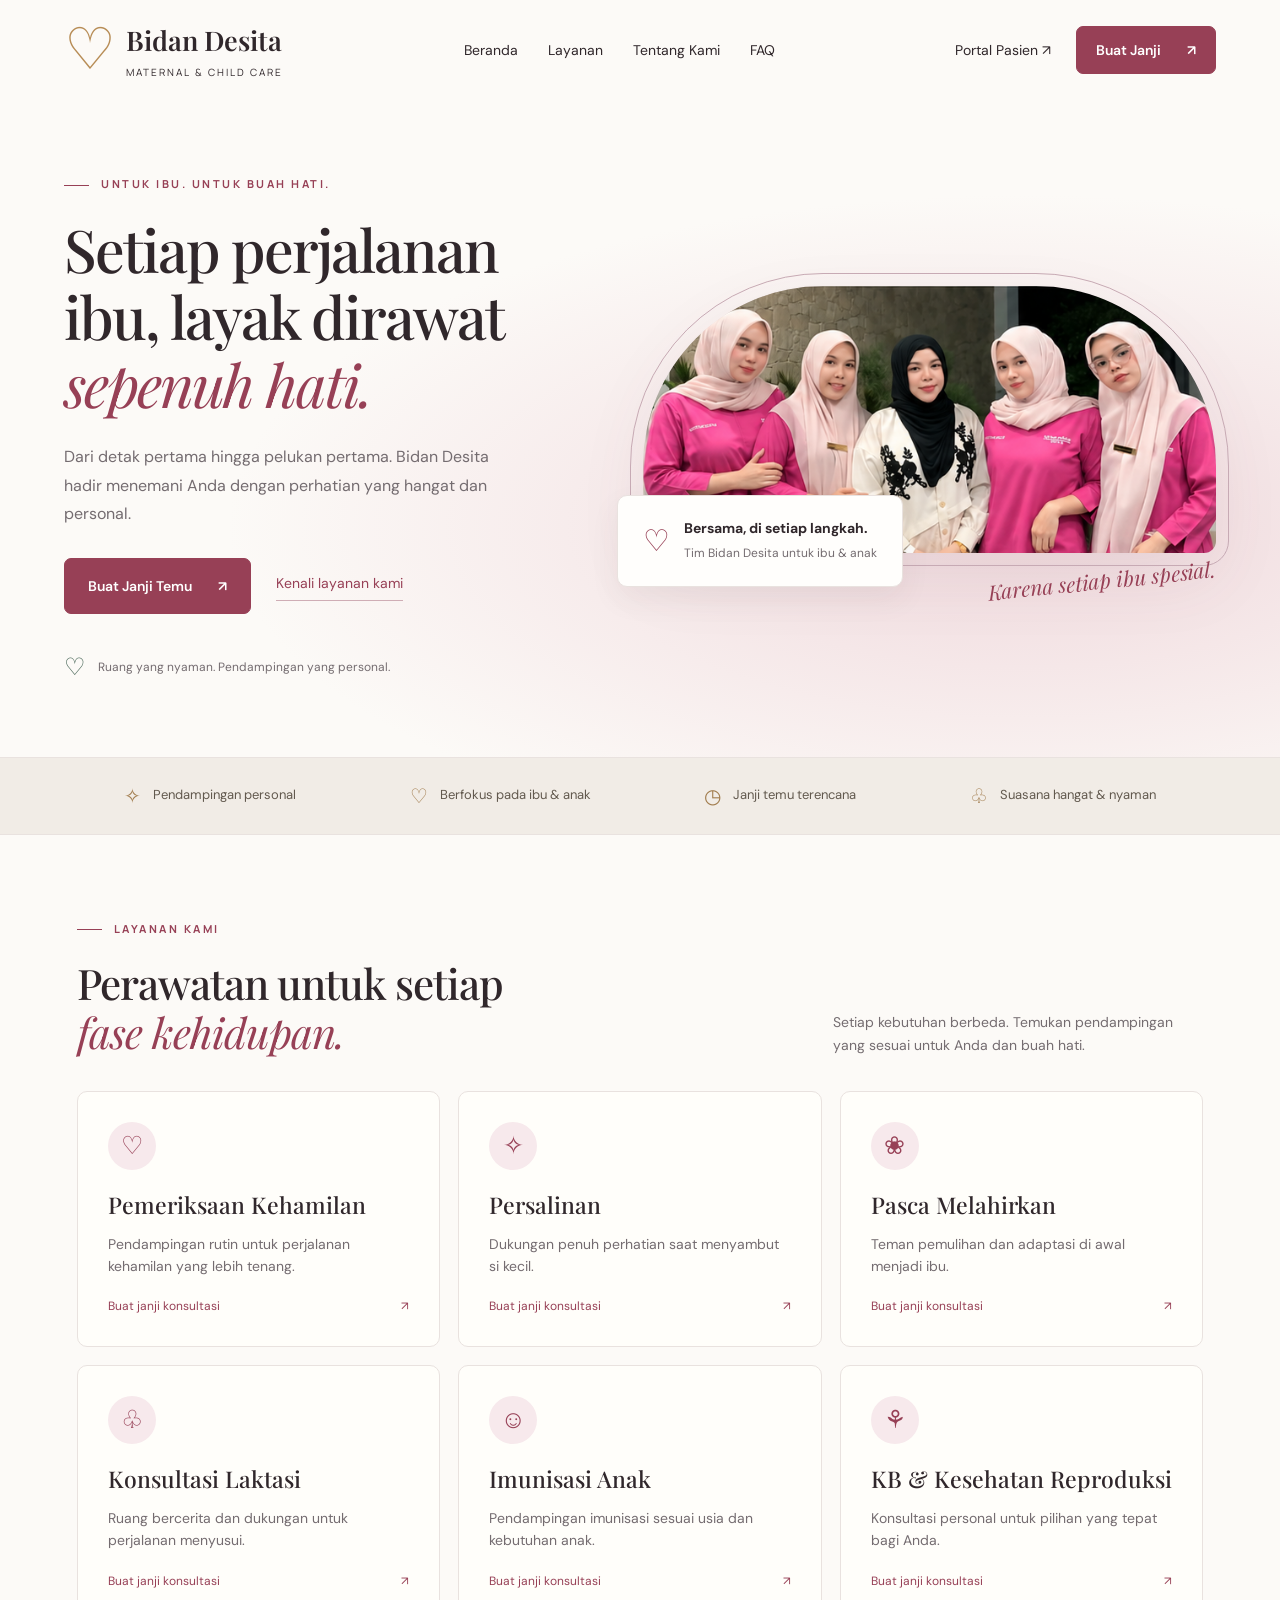
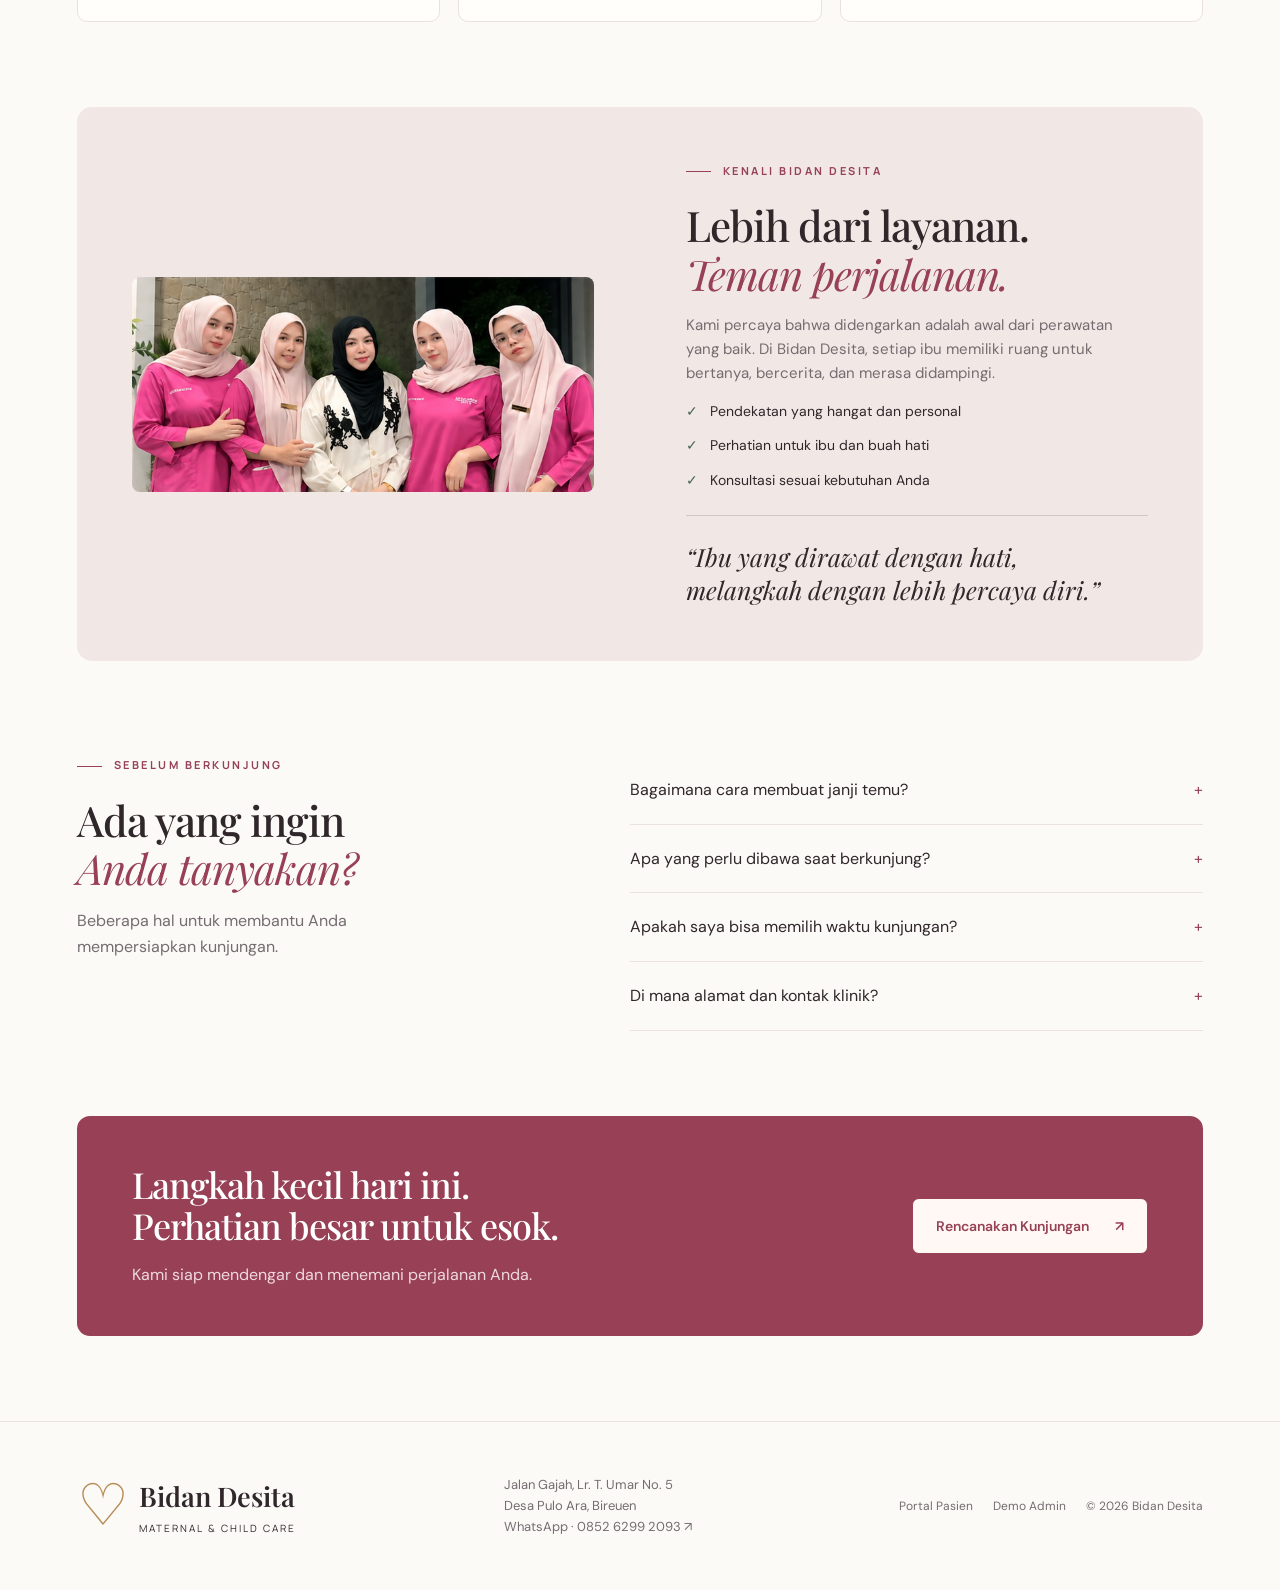
<file: index.html>
<!doctype html>
<html lang="id"><head><meta charset="UTF-8"><meta name="viewport" content="width=device-width,initial-scale=1"><meta name="description" content="Bidan Desita — pendampingan penuh perhatian untuk ibu dan buah hati."><title>Bidan Desita · Untuk Setiap Langkah Berharga</title><link rel="icon" href="data:image/svg+xml,%3Csvg xmlns='http://www.w3.org/2000/svg' viewBox='0 0 40 40'%3E%3Crect width='40' height='40' rx='12' fill='%23974056'/%3E%3Ctext x='20' y='28' text-anchor='middle' fill='white' font-size='28'%3E♡%3C/text%3E%3C/svg%3E"><link rel="stylesheet" href="style.css"></head>
<body><header><a class="brand" href="#home"><span class="brand-icon">♡</span><span>Bidan Desita<small>MATERNAL & CHILD CARE</small></span></a><nav aria-label="Navigasi utama"><a href="#home">Beranda</a><a href="#layanan">Layanan</a><a href="#tentang">Tentang Kami</a><a href="#faq">FAQ</a></nav><div class="nav-actions"><a class="portal-link" href="#pasien">Portal Pasien ↗</a><button class="button small" data-book>Buat Janji <span>↗</span></button></div></header>
<main id="app"></main><dialog id="booking"><form id="booking-form"><button type="button" class="close" aria-label="Tutup">×</button><span class="eyebrow">JANJI TEMU</span><h2>Mulai langkah<br>baik Anda.</h2><p>Pilih layanan dan waktu kunjungan yang Anda inginkan.</p><div class="notice">Permintaan akan diteruskan melalui WhatsApp. Jadwal berlaku setelah dikonfirmasi oleh tim klinik.</div><label>Layanan<select id="service" required><option>Pemeriksaan Kehamilan</option><option>Persalinan</option><option>Perawatan Pasca Melahirkan</option><option>Konsultasi Laktasi</option><option>Imunisasi Anak</option><option>KB & Kesehatan Reproduksi</option></select></label><div class="form-row"><label>Tanggal<input id="date" type="date" required></label><label>Waktu<select id="time"><option>SORE 16.30-18.00</option><option>MALAM 19.20-21.30 </option></select></label></div><button class="button" type="submit">Siapkan Pesan WhatsApp <span>↗</span></button><p id="booking-result" role="status"></p></form></dialog><footer><a class="brand" href="#home"><span class="brand-icon">♡</span><span>Bidan Desita<small>MATERNAL & CHILD CARE</small></span></a><p>Jalan Gajah, Lr. T. Umar No. 5<br>Desa Pulo Ara, Bireuen<br><a href="https://wa.me/6285262992093" target="_blank" rel="noopener">WhatsApp · 0852 6299 2093 ↗</a></p><div><a href="#pasien">Portal Pasien</a><a href="#admin">Demo Admin</a><span>© 2026 Bidan Desita</span></div></footer><script src="app.js"></script></body></html>
</file>
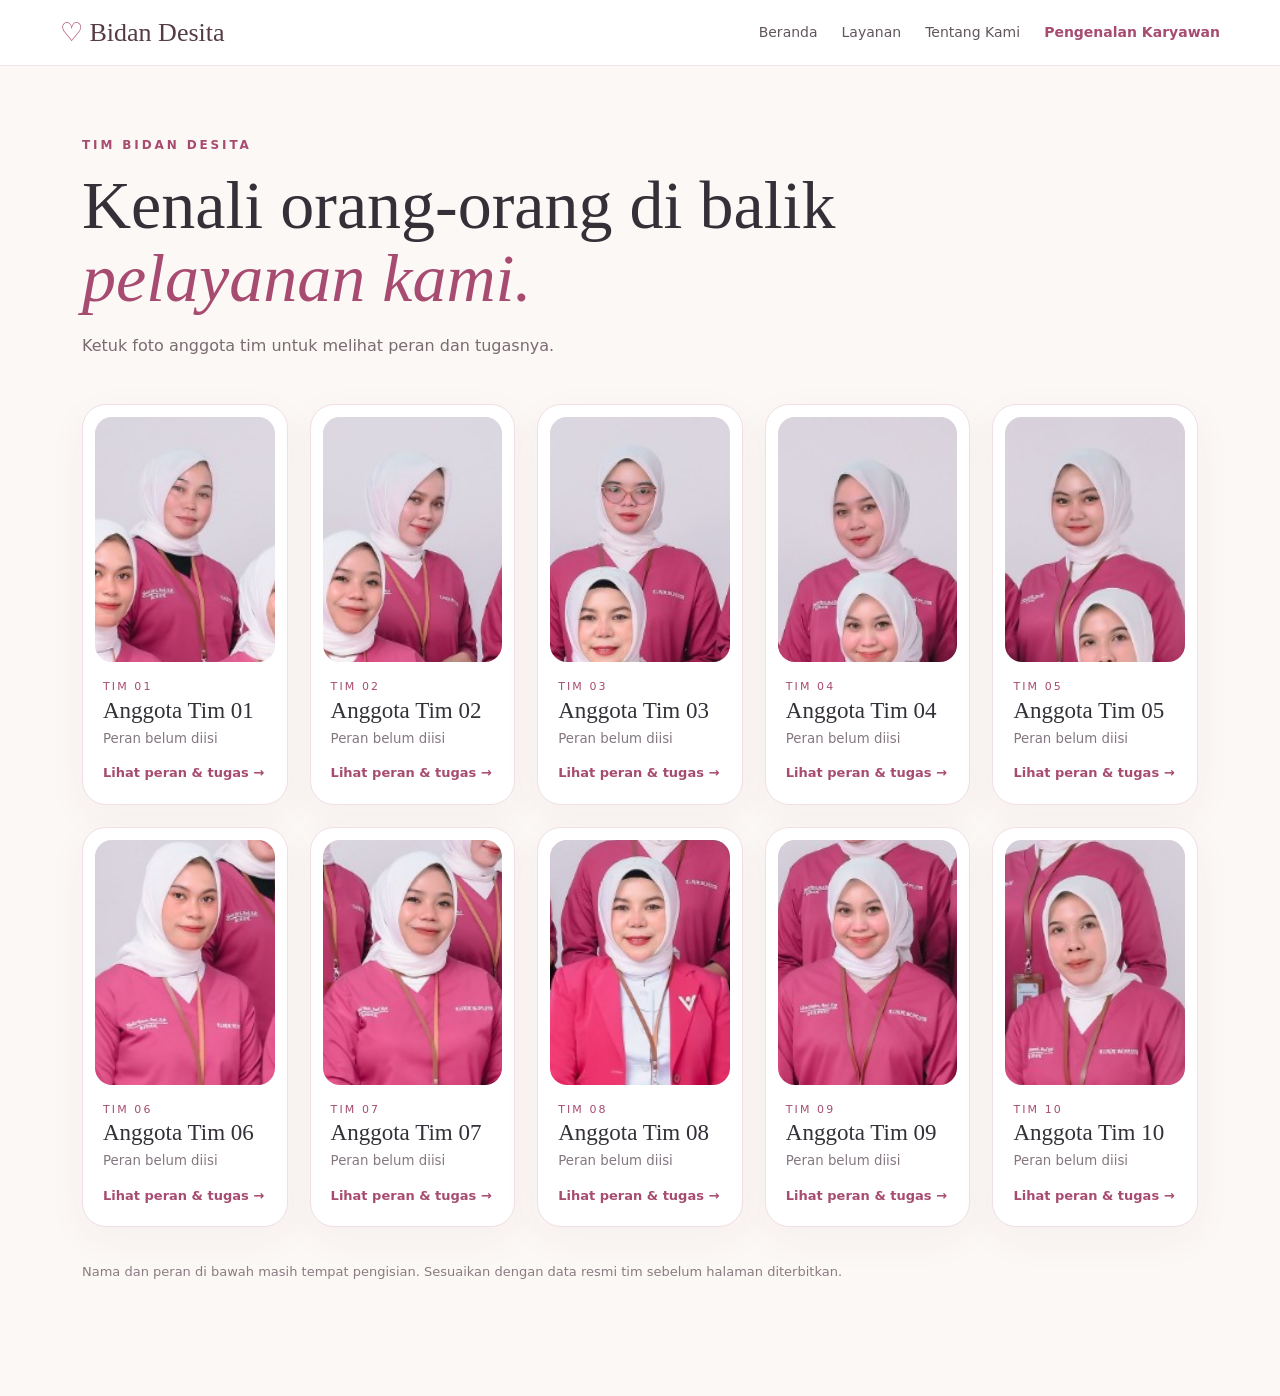
<file: pengenalan-karyawan.html>
<!doctype html>
<html lang="id">
<head>
  <meta charset="utf-8">
  <meta name="viewport" content="width=device-width,initial-scale=1">
  <title>Pengenalan Karyawan | Bidan Desita</title>
  <style>
    :root{color-scheme:light;--rose:#a74c70;--ink:#343038;--cream:#fcf8f5}
    *{box-sizing:border-box}body{margin:0;background:var(--cream);color:var(--ink);font:16px/1.6 system-ui,-apple-system,Segoe UI,sans-serif}
    .top{background:#fff;border-bottom:1px solid #f0e4e8;padding:17px max(22px,calc((100vw - 1160px)/2));display:flex;align-items:center;justify-content:space-between;gap:20px;flex-wrap:wrap}
    .brand{font:26px Georgia,serif;color:#543b45;text-decoration:none}.brand span{color:var(--rose)}nav{display:flex;gap:24px;flex-wrap:wrap}nav a{color:#61565e;text-decoration:none;font-size:14px}nav a[aria-current]{color:var(--rose);font-weight:700}
    main{max-width:1160px;margin:auto;padding:65px 22px 100px}.eyebrow{font-size:12px;letter-spacing:.24em;color:var(--rose);font-weight:700;text-transform:uppercase}h1{font:clamp(39px,6vw,68px)/1.08 Georgia,serif;max-width:770px;margin:12px 0 18px}h1 em{color:var(--rose);font-weight:400}p.intro{color:#786b72;max-width:650px;margin:0 0 45px}.grid{display:grid;grid-template-columns:repeat(auto-fit,minmax(205px,1fr));gap:22px}
    .person{font:inherit;color:inherit;text-align:left;border:1px solid #f0dfe5;background:#fff;border-radius:24px;padding:12px 12px 20px;cursor:pointer;box-shadow:0 12px 40px #6c31520c;transition:transform .2s,box-shadow .2s}.person:hover{transform:translateY(-5px);box-shadow:0 18px 40px #6c315226}.person:active{transform:translateY(-1px) scale(.98)}.person:focus-visible,.close:focus-visible{outline:3px solid var(--rose);outline-offset:3px}
    .portrait{position:relative;display:block;width:100%;height:245px;overflow:hidden;background:#f1e8ec;border-radius:17px}.portrait img{position:absolute;width:1843px;height:auto;max-width:none;left:calc(50% - var(--x));top:calc(35% - var(--y))}
    .number{display:block;margin:16px 8px 2px;font-size:11px;letter-spacing:.19em;color:var(--rose)}.person strong{display:block;margin:0 8px;font:23px Georgia,serif}.person small{display:block;margin:4px 8px;color:#857781}.more{display:block;margin:14px 8px 0;color:var(--rose);font-size:13px;font-weight:700}
    dialog{border:0;border-radius:24px;padding:0;max-width:min(92vw,440px);box-shadow:0 30px 90px #27171f55}dialog[open]{animation:panel-in .28s ease-out both}dialog[open]::backdrop{background:#25141bab;animation:backdrop-in .28s ease-out both}@keyframes panel-in{from{opacity:0;transform:translateY(16px) scale(.97)}to{opacity:1;transform:translateY(0) scale(1)}}@keyframes backdrop-in{from{opacity:0}to{opacity:1}}.dialog-body{padding:26px}.dialog-body h2{font:32px Georgia,serif;margin:5px 0 12px}.dialog-body p{color:#665a62;margin:0 0 18px}.close{float:right;border:0;border-radius:50%;width:35px;height:35px;background:#f7e8ee;color:#8d4060;font-size:22px;cursor:pointer}.note{color:#8a7a82;font-size:13px;margin-top:35px}
    @media(max-width:540px){main{padding-top:44px}.portrait{height:265px}nav{gap:14px}}
    @media(prefers-reduced-motion:reduce){.person{transition:none}dialog[open],dialog[open]::backdrop{animation:none}}
  </style>
</head>
<body>
  <header class="top"><a class="brand" href="index.html"><span>♡</span> Bidan Desita</a><nav aria-label="Menu utama"><a href="index.html">Beranda</a><a href="index.html#layanan">Layanan</a><a href="index.html#tentang">Tentang Kami</a><a href="pengenalan-karyawan.html" aria-current="page">Pengenalan Karyawan</a></nav></header>
  <main><span class="eyebrow">Tim Bidan Desita</span><h1>Kenali orang-orang di balik <em>pelayanan kami.</em></h1><p class="intro">Ketuk foto anggota tim untuk melihat peran dan tugasnya.</p><div class="grid" id="team"></div><p class="note">Nama dan peran di bawah masih tempat pengisian. Sesuaikan dengan data resmi tim sebelum halaman diterbitkan.</p></main>
  <dialog id="detail" aria-labelledby="detail-name"><div class="dialog-body"><button class="close" id="close" type="button" aria-label="Tutup">×</button><span class="eyebrow">Anggota tim</span><h2 id="detail-name"></h2><p id="detail-role"></p><p id="detail-duty"></p></div></dialog>
  <script>
    // Urutan pada foto: lima orang baris belakang (kiri ke kanan), lalu lima orang baris depan.
    // Isi nama, peran, dan tugas sesuai identitas sebenarnya. Jangan menebak profesi dari foto.
    const team=[
      {x:493,y:330,nama:'Anggota Tim 01',peran:'Peran belum diisi',tugas:'Tulis tugas anggota ini di sini.'},
      {x:633,y:340,nama:'Anggota Tim 02',peran:'Peran belum diisi',tugas:'Tulis tugas anggota ini di sini.'},
      {x:783,y:338,nama:'Anggota Tim 03',peran:'Peran belum diisi',tugas:'Tulis tugas anggota ini di sini.'},
      {x:925,y:310,nama:'Anggota Tim 04',peran:'Peran belum diisi',tugas:'Tulis tugas anggota ini di sini.'},
      {x:1064,y:307,nama:'Anggota Tim 05',peran:'Peran belum diisi',tugas:'Tulis tugas anggota ini di sini.'},
      {x:423,y:413,nama:'Anggota Tim 06',peran:'Peran belum diisi',tugas:'Tulis tugas anggota ini di sini.'},
      {x:573,y:425,nama:'Anggota Tim 07',peran:'Peran belum diisi',tugas:'Tulis tugas anggota ini di sini.'},
      {x:756,y:449,nama:'Anggota Tim 08',peran:'Peran belum diisi',tugas:'Tulis tugas anggota ini di sini.'},
      {x:932,y:425,nama:'Anggota Tim 09',peran:'Peran belum diisi',tugas:'Tulis tugas anggota ini di sini.'},
      {x:1090,y:420,nama:'Anggota Tim 10',peran:'Peran belum diisi',tugas:'Tulis tugas anggota ini di sini.'}
    ];
    const grid=document.querySelector('#team'),dialog=document.querySelector('#detail');
    team.forEach((member,i)=>{
      const button=document.createElement('button');button.type='button';button.className='person';
      const portrait=document.createElement('span');portrait.className='portrait';portrait.style.setProperty('--x',`${member.x*1.2}px`);portrait.style.setProperty('--y',`${member.y*1.2}px`);
      const img=document.createElement('img');img.src='foto-tim.jpg';img.alt='';img.loading='lazy';portrait.append(img);
      const number=document.createElement('span');number.className='number';number.textContent=`TIM ${String(i+1).padStart(2,'0')}`;
      const name=document.createElement('strong');name.textContent=member.nama;
      const role=document.createElement('small');role.textContent=member.peran;
      const more=document.createElement('span');more.className='more';more.textContent='Lihat peran & tugas →';
      button.append(portrait,number,name,role,more);
      button.addEventListener('click',()=>{document.querySelector('#detail-name').textContent=member.nama;document.querySelector('#detail-role').textContent=member.peran;document.querySelector('#detail-duty').textContent=member.tugas;dialog.showModal()});grid.append(button);
    });
    document.querySelector('#close').addEventListener('click',()=>dialog.close());dialog.addEventListener('click',e=>{if(e.target===dialog)dialog.close()});
  </script>
</body>
</html>
</file>
<file: style.css>
@import url('https://fonts.googleapis.com/css2?family=DM+Sans:wght@400;500;600;700&family=Manrope:wght@400;500;600;700;800&family=Playfair+Display:ital,wght@0,400;0,500;0,600;0,700;1,400;1,500&display=swap');
:root{--rose:#974056;--rose-dark:#763044;--pink:#f4e3e5;--ink:#30272b;--muted:#746c70;--cream:#fcfaf7;--green:#446354;--line:#e9e2df}*{box-sizing:border-box}html{scroll-behavior:smooth;scroll-padding-top:100px}body{margin:0;background:var(--cream);color:var(--ink);font-family:'DM Sans',sans-serif;font-size:16px;line-height:1.6}button,input,select{font:inherit}button,a{-webkit-tap-highlight-color:transparent}a{color:inherit;text-decoration:none}button{cursor:pointer}button:focus-visible,a:focus-visible,summary:focus-visible{outline:3px solid #bb9160;outline-offset:5px}header{height:100px;display:flex;align-items:center;justify-content:space-between;gap:25px;max-width:1440px;padding:0 5%;margin:auto;background:var(--cream)}.brand{display:flex;align-items:center;gap:10px;font:600 27px 'Playfair Display',serif;white-space:nowrap}.brand small{font:10px 'Manrope',sans-serif;letter-spacing:2px;display:block;margin-top:7px}.brand-icon{font:58px Georgia;color:#b78c55;line-height:1}nav{display:flex;gap:30px;font-size:14px}nav a:hover,.portal-link:hover{color:var(--rose)}.nav-actions{display:flex;align-items:center;gap:25px}.portal-link{font-size:14px}.button{border:1px solid var(--rose);background:var(--rose);color:white;border-radius:7px;padding:16px 23px;display:inline-flex;gap:26px;justify-content:space-between;align-items:center;font-size:14px;font-weight:600;transition:.2s}.button:hover{background:var(--rose-dark);transform:translateY(-2px)}.button.small{padding:12px 19px}.button.outline{color:var(--rose);background:transparent}.hero{position:relative;max-width:1440px;margin:auto;padding:75px 5% 70px;display:grid;grid-template-columns:1fr 1.1fr;gap:5%;background:radial-gradient(ellipse at 80% 65%,#f0d9dd 0,transparent 55%)}.eyebrow{font-family:'Manrope',sans-serif;letter-spacing:2.5px;font-size:11px;font-weight:700;color:var(--rose);display:block;margin-bottom:22px}.eyebrow:before{content:'';width:25px;height:1px;background:currentColor;display:inline-block;vertical-align:middle;margin-right:12px}h1,h2,h3{font-family:'Playfair Display',Georgia,serif;font-weight:500;line-height:1.15;margin:0}h1{font-size:clamp(44px,4.6vw,67px);letter-spacing:-2px}h1 em,h2 em{color:var(--rose);font-weight:400}p{color:var(--muted)}.hero-copy>p{max-width:430px;margin:25px 0 29px;line-height:1.8}.hero-buttons{display:flex;align-items:center;gap:25px}.text-link{font-size:14px;color:var(--rose);border-bottom:1px solid #cfadb5;padding-bottom:6px}.hero-note{display:flex;align-items:center;gap:12px;margin-top:34px;font-size:12px;color:var(--muted)}.hero-note b{color:var(--green);font-size:24px;font-weight:400}.visual{position:relative;align-self:center;padding:22px 0 45px}.photo{position:relative;overflow:hidden;aspect-ratio:1.62;background:#ecdde0}.photo img{position:absolute;width:213%;max-width:none;left:-85%;top:-13.6%}.hero .photo{border-radius:180px 180px 12px 12px;box-shadow:0 25px 70px #754b5714;outline:1px solid #c7aab4;outline-offset:12px}.photo-label{position:absolute;left:-26px;bottom:11px;background:#fffefc;padding:21px 25px;border:1px solid var(--line);border-radius:10px;box-shadow:0 12px 30px #543d3910;display:flex;align-items:center;gap:14px}.photo-label span{color:var(--rose);font-size:30px}.photo-label b{display:block;font-size:14px}.photo-label small{color:var(--muted);font-size:12px}.handwritten{position:absolute;right:0;bottom:4px;font:italic 21px 'Playfair Display',serif;color:var(--rose);transform:rotate(-6deg)}.trust-strip{background:#f1ece6;border-top:1px solid var(--line);border-bottom:1px solid var(--line);padding:22px 6%;display:flex;justify-content:space-around;gap:20px;font-size:13px;color:#62594e}.trust-strip span{display:flex;gap:12px;align-items:center}.trust-strip b{font-size:20px;font-weight:400;color:#a17c4d}.section{padding:85px 6%;max-width:1440px;margin:auto}.section-head{display:flex;justify-content:space-between;align-items:end;gap:30px;margin-bottom:35px}.section-head p{max-width:370px;margin:0;font-size:14px}h2{font-size:42px;letter-spacing:-1px}h3{font-size:23px}.services{display:grid;grid-template-columns:repeat(3,1fr);gap:18px}.service-card{position:relative;text-align:left;padding:30px;background:#fffefa;border:1px solid var(--line);border-radius:10px;color:var(--ink);transition:.2s}.service-card:hover{border-color:#bb7f8e;box-shadow:0 8px 25px #9740560d;transform:translateY(-4px)}.service-card .icon{display:flex;align-items:center;justify-content:center;width:48px;height:48px;background:#f7e9ec;border-radius:50%;color:var(--rose);font-size:25px;margin-bottom:22px}.service-card h3{font-size:23px}.service-card p{font-size:14px;margin-bottom:20px}.service-card .service-foot{font-size:12px;color:var(--rose);display:flex;justify-content:space-between}.about{display:grid;grid-template-columns:1fr 1fr;gap:9%;align-items:center;background:#f1e8e5;border-radius:15px;padding:55px}.about .photo{border-radius:8px}.about p{font-size:15px}.check{display:flex;gap:12px;margin:12px 0;font-size:14px}.check span{color:var(--green)}.quote{font:italic 25px 'Playfair Display',serif;border-top:1px solid #d6c6c1;margin-top:24px;padding-top:24px}.faq-grid{display:grid;grid-template-columns:1fr 1.3fr;gap:10%}.faq-grid p{max-width:320px}details{border-bottom:1px solid var(--line);padding:21px 0}summary{cursor:pointer;font-size:16px;list-style:none;display:flex;justify-content:space-between;gap:20px}summary:after{content:'+';color:var(--rose)}details[open] summary:after{content:'−'}details p{font-size:14px;max-width:none!important}.cta{background:var(--rose);border-radius:13px;padding:48px 55px;color:white;display:flex;align-items:center;justify-content:space-between;gap:25px}.cta h2{font-size:36px}.cta p{color:#efd9df;margin-bottom:0}.cta .button{background:#fff8f4;color:var(--rose)}footer{border-top:1px solid var(--line);padding:40px 6%;display:flex;gap:35px;justify-content:space-between;align-items:center}footer p{font-size:13px;max-width:200px}footer>div{display:flex;gap:20px;font-size:12px;color:var(--muted)}dialog{border:0;border-radius:16px;padding:38px;width:480px;max-width:calc(100% - 30px);box-shadow:0 35px 100px #23161a40}dialog::backdrop{background:#31212c80;backdrop-filter:blur(5px)}dialog h2{font-size:38px}dialog p{font-size:14px}.close{position:absolute;right:18px;top:12px;border:0;background:none;font-size:28px;color:var(--muted)}label{display:block;font-size:13px;font-weight:600;margin:20px 0 8px}input,select{display:block;width:100%;padding:12px 10px;border:1px solid var(--line);border-radius:5px;background:white;color:var(--ink);margin-top:6px}.form-row{display:grid;grid-template-columns:1fr 1fr;gap:15px}form>.button{width:100%;margin-top:22px}.notice{font-size:12px;background:#f8edf0;color:var(--rose);border-radius:6px;padding:12px 16px}.dashboard{display:grid;grid-template-columns:220px 1fr;min-height:800px;border-top:1px solid var(--line)}.sidebar{padding:35px 22px;background:#f2e9e6}.sidebar a{display:block;padding:13px 17px;margin-bottom:6px;border-radius:6px;font-size:14px}.sidebar a.active{color:var(--rose);background:#e9cfd5;font-weight:600}.sidebar .eyebrow{margin-top:12px}.dash-main{padding:35px;min-width:0}.dash-title{display:flex;justify-content:space-between;align-items:center;margin:25px 0}.dash-title h1{font-size:36px;letter-spacing:-1px}.dash-title p{margin:8px 0}.dash-banner{padding:30px;background:var(--pink);border-radius:12px;display:flex;justify-content:space-between;gap:30px;align-items:center;margin-bottom:26px}.dash-banner h2{font-size:32px}.dash-banner p{margin-bottom:0;max-width:470px}.dash-banner .photo{width:280px;border-radius:10px;flex-shrink:0}.dash-grid{display:grid;grid-template-columns:1.5fr 1fr;gap:22px}.panel{background:white;border:1px solid var(--line);padding:27px;border-radius:10px}.panel h3{margin-bottom:22px}.status{display:inline-block;padding:5px 12px;border-radius:30px;background:#e4eee8;color:var(--green);font-size:12px}.booking-info{padding:20px 0;border-top:1px solid var(--line)}.booking-info h3{margin:15px 0 10px}.booking-info p{font-size:14px}.queue{text-align:center;background:#fcf1f3;padding:15px;border-radius:8px}.queue strong{display:block;font:65px 'Playfair Display';color:var(--rose)}.queue p{margin:5px}.steps{display:flex;justify-content:space-around;font-size:12px;margin-top:20px}.stats{display:grid;grid-template-columns:repeat(4,1fr);gap:17px;margin-bottom:22px}.stat{background:white;border:1px solid var(--line);border-radius:9px;padding:22px;font-size:13px;color:var(--muted)}.stat b{display:block;font:36px 'Playfair Display';color:var(--ink);margin-top:6px}.table-wrap{overflow:auto}table{width:100%;border-collapse:collapse;font-size:13px;white-space:nowrap}th,td{padding:15px 10px;border-bottom:1px solid var(--line);text-align:left}th{font-weight:500;color:var(--muted)}td button{border:0;padding:5px 10px;border-radius:4px;background:var(--pink);color:var(--rose)}.chart{width:100%;height:200px}.activity{padding:12px 0;border-bottom:1px solid var(--line);font-size:14px}.activity small{display:block;color:var(--muted)}
@media(min-width:1500px){header,.hero,.section{max-width:1440px}}@media(max-width:1100px){header nav{gap:16px}.nav-actions{gap:12px}.portal-link{display:none}.hero{gap:4%;padding-top:50px}h1{font-size:49px}.handwritten{font-size:17px}.dashboard{grid-template-columns:170px 1fr}.dash-main{padding:25px}.dash-banner .photo{width:200px}footer>div{flex-direction:column;gap:6px}}@media(max-width:760px){header{height:82px;padding:0 6%}.brand{font-size:23px}.brand-icon{font-size:44px}.brand small{font-size:8px}header nav{display:none}.nav-actions .button{padding:11px 13px;font-size:12px;gap:8px}.hero{grid-template-columns:1fr;padding:42px 7% 30px;gap:30px}h1{font-size:48px}.hero-copy>p{font-size:15px}.hero-note{margin-top:22px}.visual{margin:0 12px}.hero .photo{border-radius:130px 130px 10px 10px}.photo-label{left:-10px;padding:13px 16px}.handwritten{font-size:16px;bottom:-5px}.trust-strip{display:grid;grid-template-columns:1fr 1fr;font-size:11px;padding:20px 6%;gap:15px}.trust-strip b{font-size:16px}.section{padding:52px 6%}.section-head{display:block}.section-head p{margin-top:20px}h2{font-size:35px}.services{grid-template-columns:1fr 1fr;gap:12px}.service-card{padding:20px 16px}.service-card h3{font-size:20px}.service-card p{font-size:13px}.about{grid-template-columns:1fr;padding:26px;gap:30px}.faq-grid{grid-template-columns:1fr;gap:15px}.cta{padding:30px;display:block}.cta h2{font-size:30px}.cta .button{margin-top:24px}footer{flex-wrap:wrap;gap:15px}footer>div{flex-direction:row;flex-wrap:wrap;width:100%;gap:20px}.dashboard{display:block}.sidebar{display:flex;overflow:auto;gap:10px;padding:14px}.sidebar .eyebrow{display:none}.sidebar a{white-space:nowrap;margin:0;padding:8px 12px}.dash-main{padding:20px}.dash-title h1{font-size:30px}.dash-banner .photo{display:none}.dash-banner h2{font-size:26px}.dash-grid{grid-template-columns:1fr}.stats{grid-template-columns:1fr 1fr;gap:12px}.panel{padding:22px}.dash-title{align-items:start;gap:12px}.dash-title .button{font-size:12px;padding:12px}.eyebrow{font-size:10px}}@media(prefers-reduced-motion:reduce){html{scroll-behavior:auto}*{transition:none!important}}
.photo{aspect-ratio:2.15}.photo img{top:-18%}
</file>
